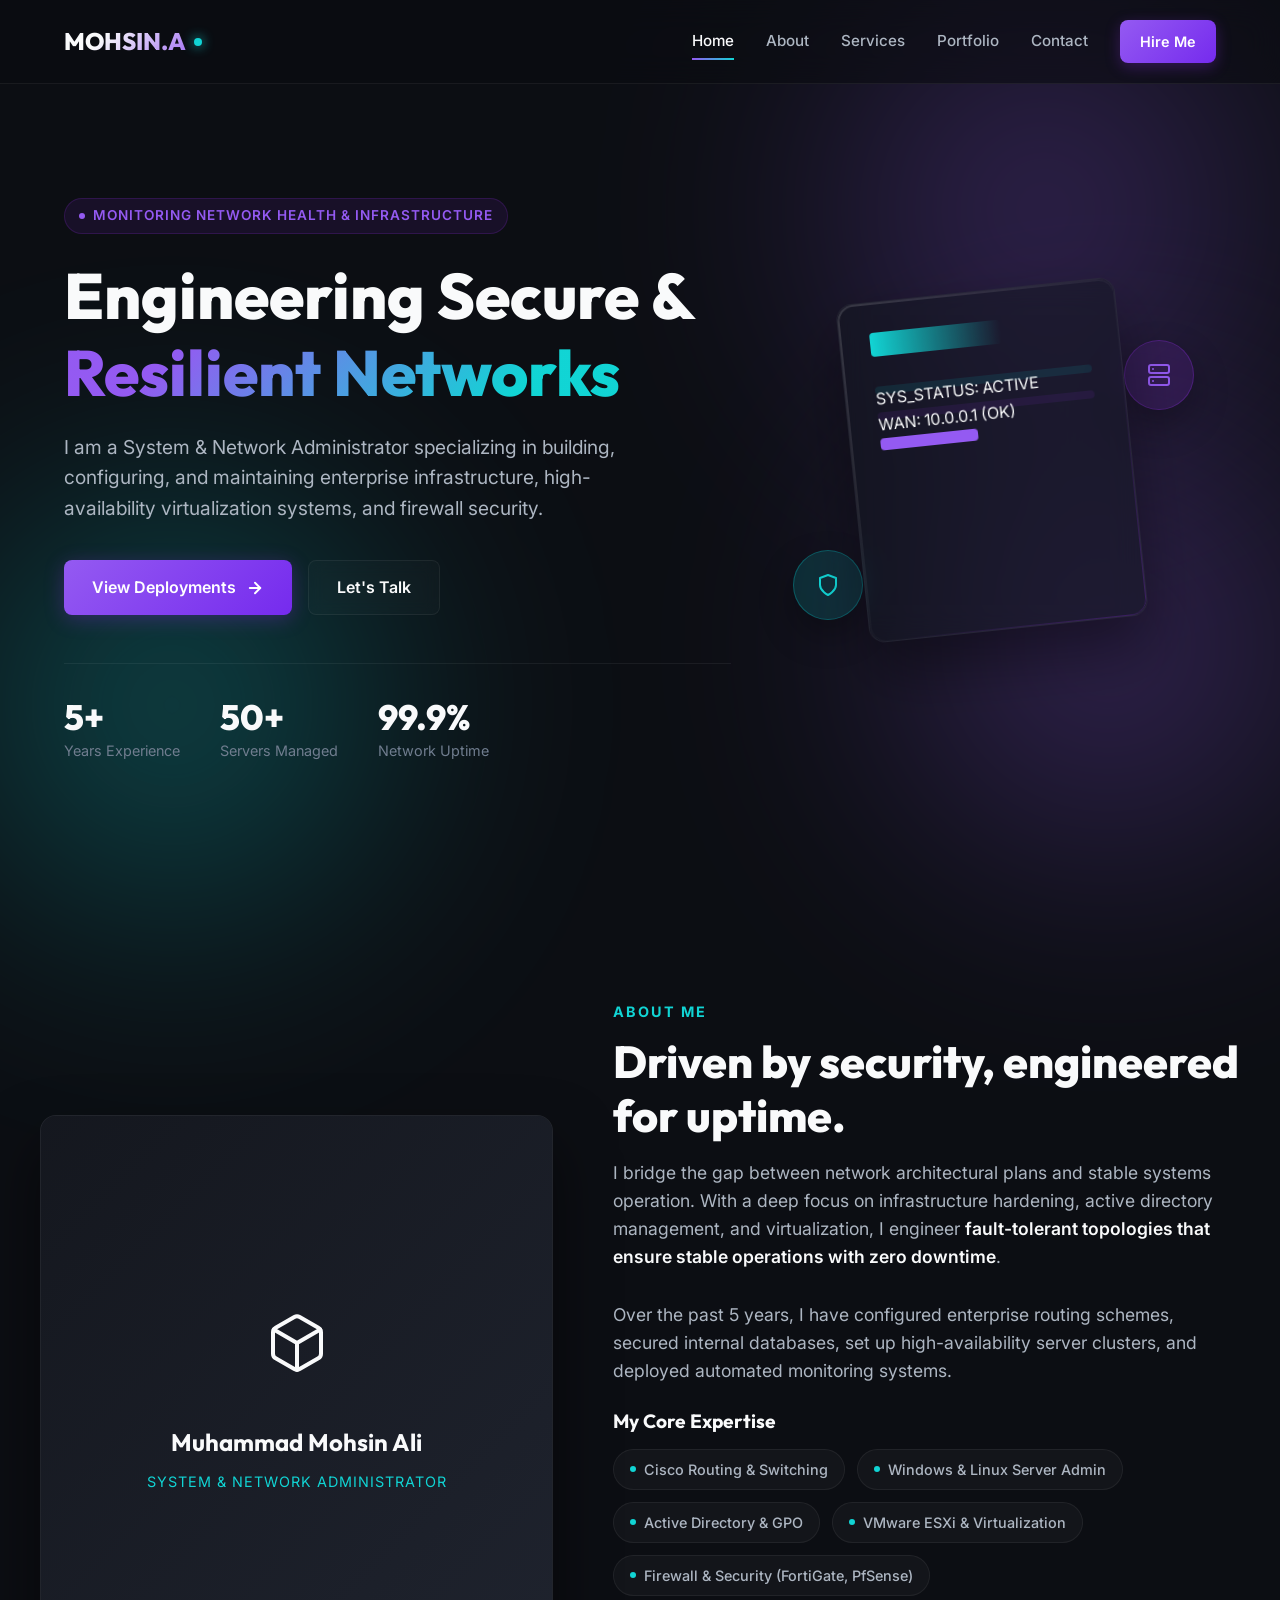
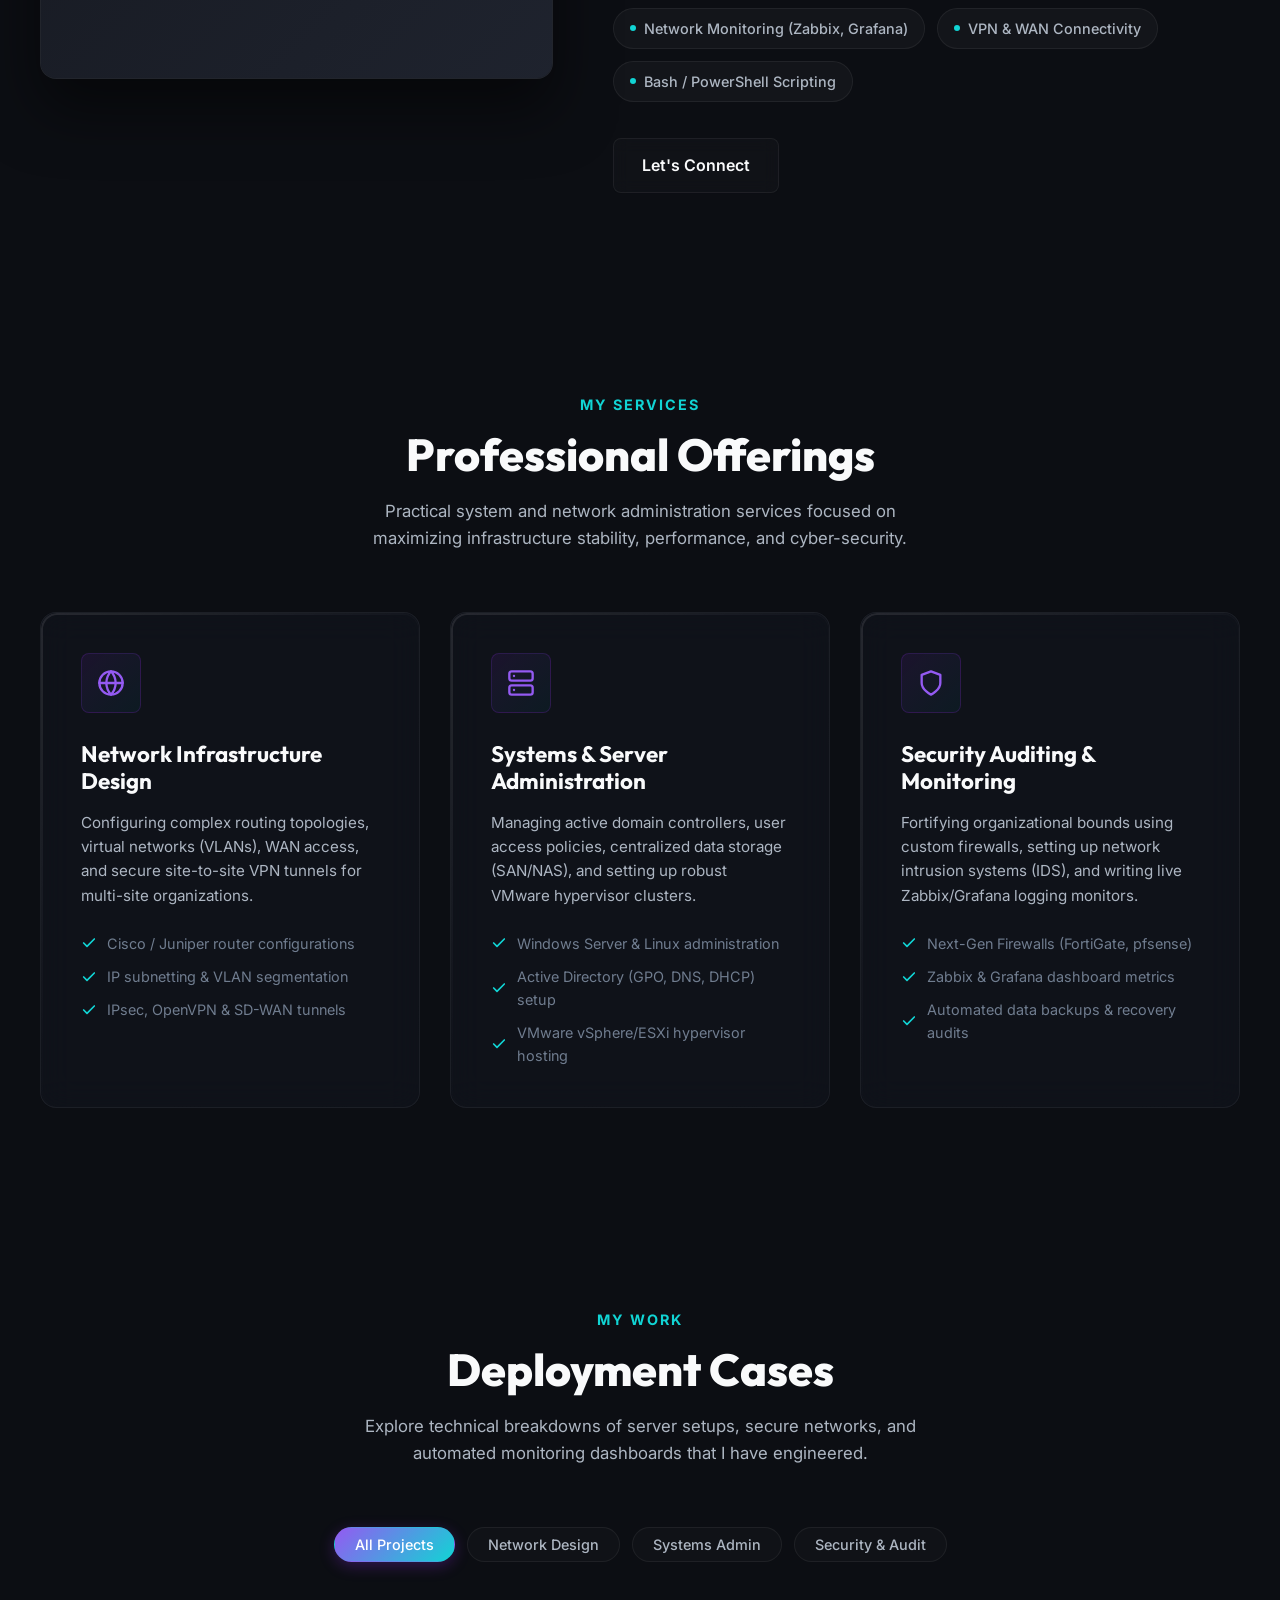
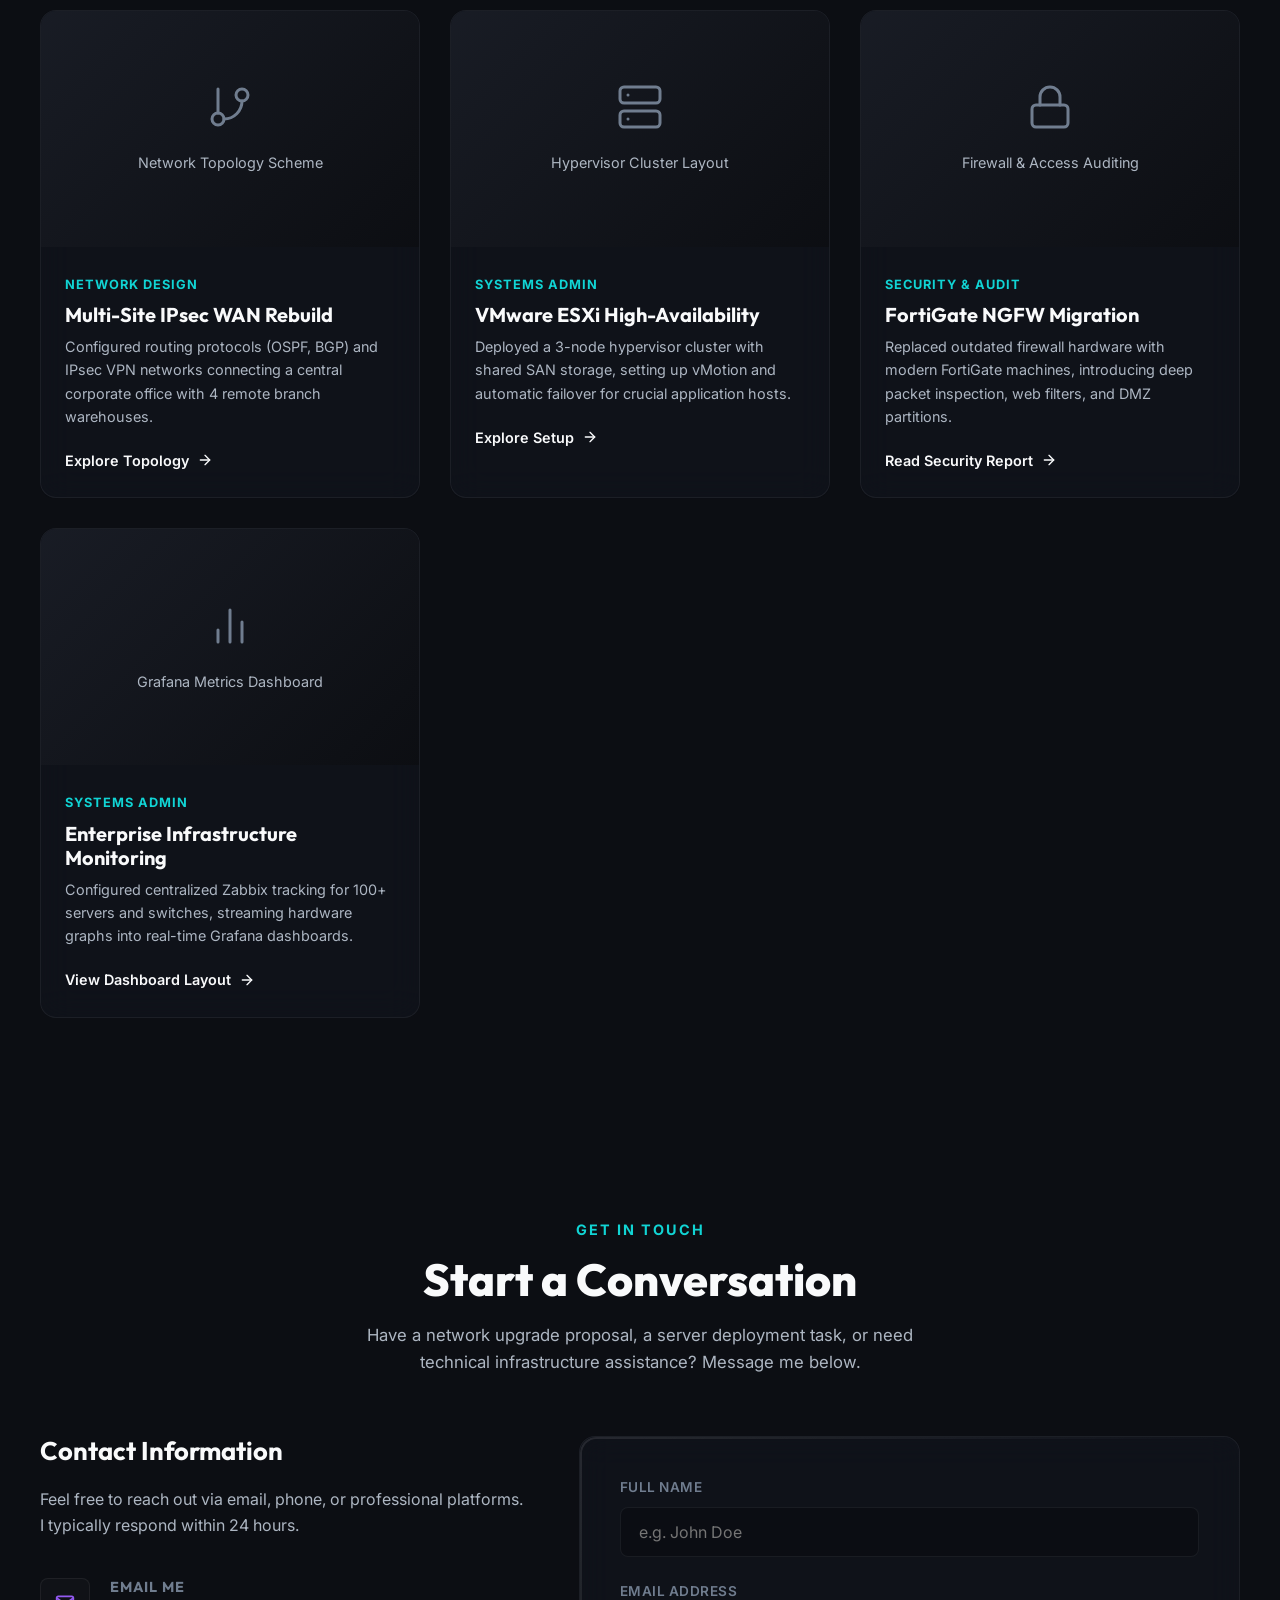
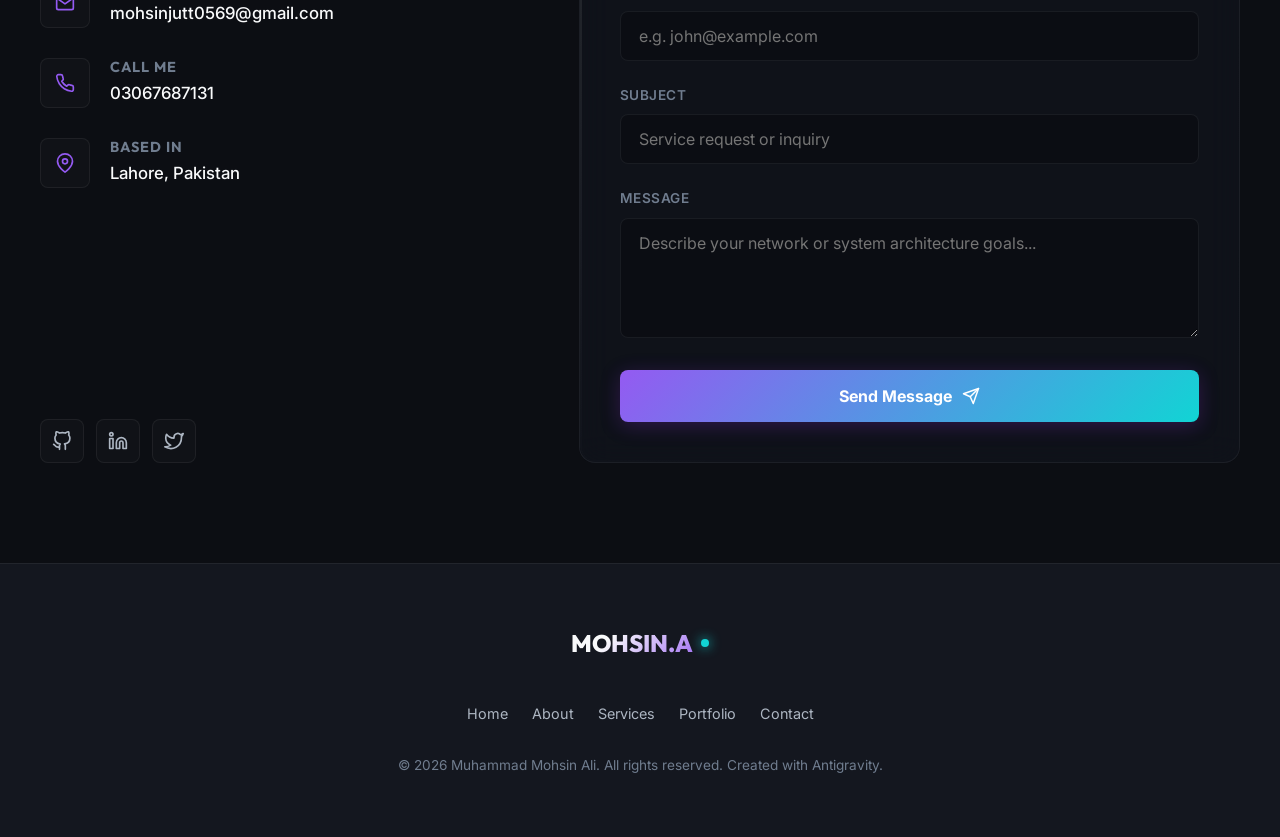
<file: index.html>
<!DOCTYPE html>
<html lang="en">
<head>
  <meta charset="UTF-8">
  <meta name="viewport" content="width=device-width, initial-scale=1.0">
  <meta name="description" content="Professional Portfolio & Services - Muhammad Mohsin Ali, System & Network Administrator. Expertise in Cisco routing, server virtualization, Active Directory, and network security.">
  <title>Muhammad Mohsin Ali | System & Network Administrator</title>
  <link rel="stylesheet" href="style.css">
</head>
<body>

  <!-- Ambient Glow Orbs -->
  <div class="bg-glow-orb orb-1"></div>
  <div class="bg-glow-orb orb-2"></div>
  <div class="bg-glow-orb orb-3"></div>

  <!-- Header Section -->
  <header id="header">
    <div class="nav-container">
      <a href="#home" class="logo" id="nav-logo">
        MOHSIN.A<span class="logo-dot"></span>
      </a>
      
      <!-- Desktop Menu -->
      <nav class="nav-menu" id="nav-menu">
        <a href="#home" class="nav-link active" id="link-home">Home</a>
        <a href="#about" class="nav-link" id="link-about">About</a>
        <a href="#services" class="nav-link" id="link-services">Services</a>
        <a href="#portfolio" class="nav-link" id="link-portfolio">Portfolio</a>
        <a href="#contact" class="nav-link" id="link-contact">Contact</a>
        <a href="#contact" class="btn-nav-cta" id="btn-header-cta">Hire Me</a>
      </nav>

      <!-- Mobile Menu Toggle Button -->
      <div class="mobile-nav-toggle" id="mobile-toggle" aria-label="Toggle Menu">
        <span></span>
        <span></span>
        <span></span>
      </div>
    </div>
  </header>

  <!-- Hero Section -->
  <section class="hero" id="home">
    <div class="hero-grid">
      <div class="hero-content">
        <div class="hero-tag">
          <span class="hero-tag-dot"></span>
          Monitoring Network Health & Infrastructure
        </div>
        <h1 class="hero-title">Engineering Secure & <br><span class="accent-gradient">Resilient Networks</span></h1>
        <p class="hero-desc">I am a System & Network Administrator specializing in building, configuring, and maintaining enterprise infrastructure, high-availability virtualization systems, and firewall security.</p>
        
        <div class="hero-actions">
          <a href="#portfolio" class="btn-primary" id="btn-hero-work">
            View Deployments
            <svg width="18" height="18" viewBox="0 0 24 24" fill="none" stroke="currentColor" stroke-width="2.5" stroke-linecap="round" stroke-linejoin="round"><line x1="5" y1="12" x2="19" y2="12"></line><polyline points="12 5 19 12 12 19"></polyline></svg>
          </a>
          <a href="#contact" class="btn-secondary" id="btn-hero-contact">Let's Talk</a>
        </div>

        <div class="hero-stats">
          <div class="stat-item">
            <h3>5+</h3>
            <p>Years Experience</p>
          </div>
          <div class="stat-item">
            <h3>50+</h3>
            <p>Servers Managed</p>
          </div>
          <div class="stat-item">
            <h3>99.9%</h3>
            <p>Network Uptime</p>
          </div>
        </div>
      </div>

      <!-- Hero Visual Graphic (Glassmorphism Concept) -->
      <div class="hero-visual">
        <div class="visual-canvas">
          <div class="glass-box">
            <div class="glass-box-item title" style="background: linear-gradient(90deg, var(--secondary), transparent);"></div>
            <div class="glass-box-item" style="background: rgba(0, 206, 209, 0.1);">SYS_STATUS: ACTIVE</div>
            <div class="glass-box-item" style="background: rgba(138, 43, 226, 0.1);">WAN: 10.0.0.1 (OK)</div>
            <div class="glass-box-item accent" style="background: var(--primary);"></div>
          </div>
          <!-- Floating Decorative Icons -->
          <div class="floating-icon fi-1">
            <svg width="24" height="24" viewBox="0 0 24 24" fill="none" stroke="currentColor" stroke-width="2" stroke-linecap="round" stroke-linejoin="round"><rect x="2" y="2" width="20" height="8" rx="2" ry="2"></rect><rect x="2" y="14" width="20" height="8" rx="2" ry="2"></rect><line x1="6" y1="6" x2="6.01" y2="6"></line><line x1="6" y1="18" x2="6.01" y2="18"></line></svg>
          </div>
          <div class="floating-icon fi-2">
            <svg width="24" height="24" viewBox="0 0 24 24" fill="none" stroke="currentColor" stroke-width="2" stroke-linecap="round" stroke-linejoin="round"><path d="M12 22s8-4 8-10V5l-8-3-8 3v7c0 6 8 10 8 10z"></path></svg>
          </div>
        </div>
      </div>
    </div>
  </section>

  <!-- About Section -->
  <section class="reveal" id="about">
    <div class="section-container">
      <div class="about-grid">
        <div class="about-img-wrapper">
          <div class="about-img-placeholder">
            <div class="about-img-placeholder-icon">
              <svg width="64" height="64" viewBox="0 0 24 24" fill="none" stroke="currentColor" stroke-width="1.5" stroke-linecap="round" stroke-linejoin="round"><path d="M21 16V8a2 2 0 0 0-1-1.73l-7-4a2 2 0 0 0-2 0l-7 4A2 2 0 0 0 3 8v8a2 2 0 0 0 1 1.73l7 4a2 2 0 0 0 2 0l7-4A2 2 0 0 0 21 16z"></path><polyline points="3.27 6.96 12 12.01 20.73 6.96"></polyline><line x1="12" y1="22.08" x2="12" y2="12"></line></svg>
            </div>
            <div class="about-img-placeholder-name">Muhammad Mohsin Ali</div>
            <div class="about-img-placeholder-title">System & Network Administrator</div>
          </div>
        </div>
        <div class="about-info">
          <span class="section-subtitle">About Me</span>
          <h2 class="section-title">Driven by security, engineered for uptime.</h2>
          <p class="about-info-text">I bridge the gap between network architectural plans and stable systems operation. With a deep focus on infrastructure hardening, active directory management, and virtualization, I engineer <span class="highlight">fault-tolerant topologies that ensure stable operations with zero downtime</span>.</p>
          <p class="about-info-text" style="margin-bottom: 24px;">Over the past 5 years, I have configured enterprise routing schemes, secured internal databases, set up high-availability server clusters, and deployed automated monitoring systems.</p>
          
          <h3 style="margin-bottom: 16px; font-size: 1.2rem; font-family: var(--font-display);">My Core Expertise</h3>
          <div class="about-skills-list">
            <span class="about-skill-tag">Cisco Routing & Switching</span>
            <span class="about-skill-tag">Windows & Linux Server Admin</span>
            <span class="about-skill-tag">Active Directory & GPO</span>
            <span class="about-skill-tag">VMware ESXi & Virtualization</span>
            <span class="about-skill-tag">Firewall & Security (FortiGate, PfSense)</span>
            <span class="about-skill-tag">Network Monitoring (Zabbix, Grafana)</span>
            <span class="about-skill-tag">VPN & WAN Connectivity</span>
            <span class="about-skill-tag">Bash / PowerShell Scripting</span>
          </div>

          <a href="#contact" class="btn-secondary" id="btn-about-contact">Let's Connect</a>
        </div>
      </div>
    </div>
  </section>

  <!-- Services Section -->
  <section class="reveal" id="services">
    <div class="section-container">
      <div class="section-header">
        <span class="section-subtitle">My Services</span>
        <h2 class="section-title">Professional Offerings</h2>
        <p class="section-desc">Practical system and network administration services focused on maximizing infrastructure stability, performance, and cyber-security.</p>
      </div>

      <div class="services-grid">
        <!-- Service Card 1 -->
        <div class="service-card">
          <div class="service-icon">
            <svg width="28" height="28" viewBox="0 0 24 24" fill="none" stroke="currentColor" stroke-width="2" stroke-linecap="round" stroke-linejoin="round"><circle cx="12" cy="12" r="10"></circle><line x1="2" y1="12" x2="22" y2="12"></line><path d="M12 2a15.3 15.3 0 0 1 4 10 15.3 15.3 0 0 1-4 10 15.3 15.3 0 0 1-4-10 15.3 15.3 0 0 1 4-10z"></path></svg>
          </div>
          <h3 class="service-title">Network Infrastructure Design</h3>
          <p class="service-desc">Configuring complex routing topologies, virtual networks (VLANs), WAN access, and secure site-to-site VPN tunnels for multi-site organizations.</p>
          <div class="service-features">
            <div class="service-feature-item">
              <svg width="16" height="16" viewBox="0 0 24 24" fill="none" stroke="currentColor" stroke-width="2.5" stroke-linecap="round" stroke-linejoin="round"><polyline points="20 6 9 17 4 12"></polyline></svg>
              Cisco / Juniper router configurations
            </div>
            <div class="service-feature-item">
              <svg width="16" height="16" viewBox="0 0 24 24" fill="none" stroke="currentColor" stroke-width="2.5" stroke-linecap="round" stroke-linejoin="round"><polyline points="20 6 9 17 4 12"></polyline></svg>
              IP subnetting & VLAN segmentation
            </div>
            <div class="service-feature-item">
              <svg width="16" height="16" viewBox="0 0 24 24" fill="none" stroke="currentColor" stroke-width="2.5" stroke-linecap="round" stroke-linejoin="round"><polyline points="20 6 9 17 4 12"></polyline></svg>
              IPsec, OpenVPN & SD-WAN tunnels
            </div>
          </div>
        </div>

        <!-- Service Card 2 -->
        <div class="service-card">
          <div class="service-icon">
            <svg width="28" height="28" viewBox="0 0 24 24" fill="none" stroke="currentColor" stroke-width="2" stroke-linecap="round" stroke-linejoin="round"><rect x="2" y="2" width="20" height="8" rx="2" ry="2"></rect><rect x="2" y="14" width="20" height="8" rx="2" ry="2"></rect><line x1="6" y1="6" x2="6.01" y2="6"></line><line x1="6" y1="18" x2="6.01" y2="18"></line></svg>
          </div>
          <h3 class="service-title">Systems & Server Administration</h3>
          <p class="service-desc">Managing active domain controllers, user access policies, centralized data storage (SAN/NAS), and setting up robust VMware hypervisor clusters.</p>
          <div class="service-features">
            <div class="service-feature-item">
              <svg width="16" height="16" viewBox="0 0 24 24" fill="none" stroke="currentColor" stroke-width="2.5" stroke-linecap="round" stroke-linejoin="round"><polyline points="20 6 9 17 4 12"></polyline></svg>
              Windows Server & Linux administration
            </div>
            <div class="service-feature-item">
              <svg width="16" height="16" viewBox="0 0 24 24" fill="none" stroke="currentColor" stroke-width="2.5" stroke-linecap="round" stroke-linejoin="round"><polyline points="20 6 9 17 4 12"></polyline></svg>
              Active Directory (GPO, DNS, DHCP) setup
            </div>
            <div class="service-feature-item">
              <svg width="16" height="16" viewBox="0 0 24 24" fill="none" stroke="currentColor" stroke-width="2.5" stroke-linecap="round" stroke-linejoin="round"><polyline points="20 6 9 17 4 12"></polyline></svg>
              VMware vSphere/ESXi hypervisor hosting
            </div>
          </div>
        </div>

        <!-- Service Card 3 -->
        <div class="service-card">
          <div class="service-icon">
            <svg width="28" height="28" viewBox="0 0 24 24" fill="none" stroke="currentColor" stroke-width="2" stroke-linecap="round" stroke-linejoin="round"><path d="M12 22s8-4 8-10V5l-8-3-8 3v7c0 6 8 10 8 10z"></path></svg>
          </div>
          <h3 class="service-title">Security Auditing & Monitoring</h3>
          <p class="service-desc">Fortifying organizational bounds using custom firewalls, setting up network intrusion systems (IDS), and writing live Zabbix/Grafana logging monitors.</p>
          <div class="service-features">
            <div class="service-feature-item">
              <svg width="16" height="16" viewBox="0 0 24 24" fill="none" stroke="currentColor" stroke-width="2.5" stroke-linecap="round" stroke-linejoin="round"><polyline points="20 6 9 17 4 12"></polyline></svg>
              Next-Gen Firewalls (FortiGate, pfsense)
            </div>
            <div class="service-feature-item">
              <svg width="16" height="16" viewBox="0 0 24 24" fill="none" stroke="currentColor" stroke-width="2.5" stroke-linecap="round" stroke-linejoin="round"><polyline points="20 6 9 17 4 12"></polyline></svg>
              Zabbix & Grafana dashboard metrics
            </div>
            <div class="service-feature-item">
              <svg width="16" height="16" viewBox="0 0 24 24" fill="none" stroke="currentColor" stroke-width="2.5" stroke-linecap="round" stroke-linejoin="round"><polyline points="20 6 9 17 4 12"></polyline></svg>
              Automated data backups & recovery audits
            </div>
          </div>
        </div>
      </div>
    </div>
  </section>

  <!-- Portfolio Section -->
  <section class="reveal" id="portfolio">
    <div class="section-container">
      <div class="section-header">
        <span class="section-subtitle">My Work</span>
        <h2 class="section-title">Deployment Cases</h2>
        <p class="section-desc">Explore technical breakdowns of server setups, secure networks, and automated monitoring dashboards that I have engineered.</p>
      </div>

      <!-- Filters -->
      <div class="portfolio-filters">
        <button class="filter-btn active" data-filter="all">All Projects</button>
        <button class="filter-btn" data-filter="network">Network Design</button>
        <button class="filter-btn" data-filter="systems">Systems Admin</button>
        <button class="filter-btn" data-filter="security">Security & Audit</button>
      </div>

      <!-- Portfolio Grid -->
      <div class="portfolio-grid">
        <!-- Project 1 (Network) -->
        <div class="portfolio-item" data-category="network">
          <div class="portfolio-media">
            <div class="portfolio-img-placeholder">
              <svg width="48" height="48" viewBox="0 0 24 24" fill="none" stroke="currentColor" stroke-width="1.5" stroke-linecap="round" stroke-linejoin="round"><line x1="6" y1="3" x2="6" y2="15"></line><circle cx="18" cy="6" r="3"></circle><circle cx="6" cy="18" r="3"></circle><path d="M18 9a9 9 0 0 1-9 9"></path></svg>
              <div style="font-size: 0.9rem; color: var(--text-secondary); margin-top: 8px;">Network Topology Scheme</div>
            </div>
          </div>
          <div class="portfolio-info">
            <span class="portfolio-tag">Network Design</span>
            <h3 class="portfolio-title">Multi-Site IPsec WAN Rebuild</h3>
            <p class="portfolio-desc">Configured routing protocols (OSPF, BGP) and IPsec VPN networks connecting a central corporate office with 4 remote branch warehouses.</p>
            <a href="#" class="portfolio-link" id="link-project-wan">
              Explore Topology
              <svg width="16" height="16" viewBox="0 0 24 24" fill="none" stroke="currentColor" stroke-width="2" stroke-linecap="round" stroke-linejoin="round"><line x1="5" y1="12" x2="19" y2="12"></line><polyline points="12 5 19 12 12 19"></polyline></svg>
            </a>
          </div>
        </div>

        <!-- Project 2 (Systems) -->
        <div class="portfolio-item" data-category="systems">
          <div class="portfolio-media">
            <div class="portfolio-img-placeholder">
              <svg width="48" height="48" viewBox="0 0 24 24" fill="none" stroke="currentColor" stroke-width="1.5" stroke-linecap="round" stroke-linejoin="round"><rect x="2" y="2" width="20" height="8" rx="2" ry="2"></rect><rect x="2" y="14" width="20" height="8" rx="2" ry="2"></rect><line x1="6" y1="6" x2="6.01" y2="6"></line><line x1="6" y1="18" x2="6.01" y2="18"></line></svg>
              <div style="font-size: 0.9rem; color: var(--text-secondary); margin-top: 8px;">Hypervisor Cluster Layout</div>
            </div>
          </div>
          <div class="portfolio-info">
            <span class="portfolio-tag">Systems Admin</span>
            <h3 class="portfolio-title">VMware ESXi High-Availability</h3>
            <p class="portfolio-desc">Deployed a 3-node hypervisor cluster with shared SAN storage, setting up vMotion and automatic failover for crucial application hosts.</p>
            <a href="#" class="portfolio-link" id="link-project-vmware">
              Explore Setup
              <svg width="16" height="16" viewBox="0 0 24 24" fill="none" stroke="currentColor" stroke-width="2" stroke-linecap="round" stroke-linejoin="round"><line x1="5" y1="12" x2="19" y2="12"></line><polyline points="12 5 19 12 12 19"></polyline></svg>
            </a>
          </div>
        </div>

        <!-- Project 3 (Security) -->
        <div class="portfolio-item" data-category="security">
          <div class="portfolio-media">
            <div class="portfolio-img-placeholder">
              <svg width="48" height="48" viewBox="0 0 24 24" fill="none" stroke="currentColor" stroke-width="1.5" stroke-linecap="round" stroke-linejoin="round"><rect x="3" y="11" width="18" height="11" rx="2" ry="2"></rect><path d="M7 11V7a5 5 0 0 1 10 0v4"></path></svg>
              <div style="font-size: 0.9rem; color: var(--text-secondary); margin-top: 8px;">Firewall & Access Auditing</div>
            </div>
          </div>
          <div class="portfolio-info">
            <span class="portfolio-tag">Security & Audit</span>
            <h3 class="portfolio-title">FortiGate NGFW Migration</h3>
            <p class="portfolio-desc">Replaced outdated firewall hardware with modern FortiGate machines, introducing deep packet inspection, web filters, and DMZ partitions.</p>
            <a href="#" class="portfolio-link" id="link-project-fortigate">
              Read Security Report
              <svg width="16" height="16" viewBox="0 0 24 24" fill="none" stroke="currentColor" stroke-width="2" stroke-linecap="round" stroke-linejoin="round"><line x1="5" y1="12" x2="19" y2="12"></line><polyline points="12 5 19 12 12 19"></polyline></svg>
            </a>
          </div>
        </div>

        <!-- Project 4 (Systems) -->
        <div class="portfolio-item" data-category="systems">
          <div class="portfolio-media">
            <div class="portfolio-img-placeholder">
              <svg width="48" height="48" viewBox="0 0 24 24" fill="none" stroke="currentColor" stroke-width="1.5" stroke-linecap="round" stroke-linejoin="round"><line x1="18" y1="20" x2="18" y2="10"></line><line x1="12" y1="20" x2="12" y2="4"></line><line x1="6" y1="20" x2="6" y2="14"></line></svg>
              <div style="font-size: 0.9rem; color: var(--text-secondary); margin-top: 8px;">Grafana Metrics Dashboard</div>
            </div>
          </div>
          <div class="portfolio-info">
            <span class="portfolio-tag">Systems Admin</span>
            <h3 class="portfolio-title">Enterprise Infrastructure Monitoring</h3>
            <p class="portfolio-desc">Configured centralized Zabbix tracking for 100+ servers and switches, streaming hardware graphs into real-time Grafana dashboards.</p>
            <a href="#" class="portfolio-link" id="link-project-zabbix">
              View Dashboard Layout
              <svg width="16" height="16" viewBox="0 0 24 24" fill="none" stroke="currentColor" stroke-width="2" stroke-linecap="round" stroke-linejoin="round"><line x1="5" y1="12" x2="19" y2="12"></line><polyline points="12 5 19 12 12 19"></polyline></svg>
            </a>
          </div>
        </div>
      </div>
    </div>
  </section>

  <!-- Contact Section -->
  <section class="reveal" id="contact">
    <div class="section-container">
      <div class="section-header">
        <span class="section-subtitle">Get In Touch</span>
        <h2 class="section-title">Start a Conversation</h2>
        <p class="section-desc">Have a network upgrade proposal, a server deployment task, or need technical infrastructure assistance? Message me below.</p>
      </div>

      <div class="contact-grid">
        <div class="contact-info">
          <div>
            <h3 style="font-size: 1.6rem; font-weight: 700; margin-bottom: 20px; font-family: var(--font-display);">Contact Information</h3>
            <p style="color: var(--text-secondary); margin-bottom: 40px;">Feel free to reach out via email, phone, or professional platforms. I typically respond within 24 hours.</p>
            
            <div class="contact-details">
              <!-- Detail Item 1 -->
              <div class="contact-card">
                <div class="contact-card-icon">
                  <svg width="20" height="20" viewBox="0 0 24 24" fill="none" stroke="currentColor" stroke-width="2" stroke-linecap="round" stroke-linejoin="round"><path d="M4 4h16c1.1 0 2 .9 2 2v12c0 1.1-.9 2-2 2H4c-1.1 0-2-.9-2-2V6c0-1.1.9-2 2-2z"></path><polyline points="22,6 12,13 2,6"></polyline></svg>
                </div>
                <div class="contact-card-info">
                  <h4>Email Me</h4>
                  <p><a href="mailto:mohsinjutt0569@gmail.com" style="color: var(--text-primary); transition: var(--transition-fast);">mohsinjutt0569@gmail.com</a></p>
                </div>
              </div>
              
              <!-- Detail Item 2 -->
              <div class="contact-card">
                <div class="contact-card-icon">
                  <svg width="20" height="20" viewBox="0 0 24 24" fill="none" stroke="currentColor" stroke-width="2" stroke-linecap="round" stroke-linejoin="round"><path d="M22 16.92v3a2 2 0 0 1-2.18 2 19.79 19.79 0 0 1-8.63-3.07 19.5 19.5 0 0 1-6-6 19.79 19.79 0 0 1-3.07-8.67A2 2 0 0 1 4.11 2h3a2 2 0 0 1 2 1.72 12.84 12.84 0 0 0 .7 2.81 2 2 0 0 1-.45 2.11L8.09 9.91a16 16 0 0 0 6 6l1.27-1.27a2 2 0 0 1 2.11-.45 12.84 12.84 0 0 0 2.81.7A2 2 0 0 1 22 16.92z"></path></svg>
                </div>
                <div class="contact-card-info">
                  <h4>Call Me</h4>
                  <p><a href="tel:03067687131" style="color: var(--text-primary); transition: var(--transition-fast);">03067687131</a></p>
                </div>
              </div>

              <!-- Detail Item 3 -->
              <div class="contact-card">
                <div class="contact-card-icon">
                  <svg width="20" height="20" viewBox="0 0 24 24" fill="none" stroke="currentColor" stroke-width="2" stroke-linecap="round" stroke-linejoin="round"><path d="M21 10c0 7-9 13-9 13s-9-6-9-13a9 9 0 0 1 18 0z"></path><circle cx="12" cy="10" r="3"></circle></svg>
                </div>
                <div class="contact-card-info">
                  <h4>Based In</h4>
                  <p>Lahore, Pakistan</p>
                </div>
              </div>
            </div>
          </div>

          <div class="social-links">
            <a href="#" class="social-btn" aria-label="GitHub" id="social-github">
              <svg width="20" height="20" viewBox="0 0 24 24" fill="none" stroke="currentColor" stroke-width="2" stroke-linecap="round" stroke-linejoin="round"><path d="M9 19c-5 1.5-5-2.5-7-3m14 6v-3.87a3.37 3.37 0 0 0-.94-2.61c3.14-.35 6.44-1.54 6.44-7A5.44 5.44 0 0 0 20 4.77 5.07 5.07 0 0 0 19.91 1S18.73.65 16 2.48a13.38 13.38 0 0 0-7 0C6.27.65 5.09 1 5.09 1A5.07 5.07 0 0 0 5 4.77a5.44 5.44 0 0 0-1.5 3.78c0 5.42 3.3 6.61 6.44 7A3.37 3.37 0 0 0 9 18.13V22"></path></svg>
            </a>
            <a href="#" class="social-btn" aria-label="LinkedIn" id="social-linkedin">
              <svg width="20" height="20" viewBox="0 0 24 24" fill="none" stroke="currentColor" stroke-width="2" stroke-linecap="round" stroke-linejoin="round"><path d="M16 8a6 6 0 0 1 6 6v7h-4v-7a2 2 0 0 0-2-2 2 2 0 0 0-2 2v7h-4v-7a6 6 0 0 1 6-6z"></path><rect x="2" y="9" width="4" height="12"></rect><circle cx="4" cy="4" r="2"></circle></svg>
            </a>
            <a href="#" class="social-btn" aria-label="Twitter" id="social-twitter">
              <svg width="20" height="20" viewBox="0 0 24 24" fill="none" stroke="currentColor" stroke-width="2" stroke-linecap="round" stroke-linejoin="round"><path d="M23 3a10.9 10.9 0 0 1-3.14 1.53 4.48 4.48 0 0 0-7.86 3v1A10.66 10.66 0 0 1 3 4s-4 9 5 13a11.64 11.64 0 0 1-7 2c9 5 20 0 20-11.5a4.5 4.5 0 0 0-.08-.83A7.72 7.72 0 0 0 23 3z"></path></svg>
            </a>
          </div>
        </div>

        <div class="contact-form-container">
          <form id="contact-form">
            <div class="form-group">
              <label for="form-name" class="form-label">Full Name</label>
              <input type="text" id="form-name" class="form-control" placeholder="e.g. John Doe" required>
            </div>
            
            <div class="form-group">
              <label for="form-email" class="form-label">Email Address</label>
              <input type="email" id="form-email" class="form-control" placeholder="e.g. john@example.com" required>
            </div>
            
            <div class="form-group">
              <label for="form-subject" class="form-label">Subject</label>
              <input type="text" id="form-subject" class="form-control" placeholder="Service request or inquiry" required>
            </div>
            
            <div class="form-group">
              <label for="form-message" class="form-label">Message</label>
              <textarea id="form-message" class="form-control" placeholder="Describe your network or system architecture goals..." required></textarea>
            </div>

            <button type="submit" class="btn-form-submit" id="btn-submit-form">
              Send Message
              <svg width="18" height="18" viewBox="0 0 24 24" fill="none" stroke="currentColor" stroke-width="2" stroke-linecap="round" stroke-linejoin="round"><line x1="22" y1="2" x2="11" y2="13"></line><polygon points="22 2 15 22 11 13 2 9 22 2"></polygon></svg>
            </button>
            
            <div class="form-feedback" id="form-feedback-msg"></div>
          </form>
        </div>
      </div>
    </div>
  </section>

  <!-- Footer Section -->
  <footer>
    <div class="footer-container">
      <a href="#home" class="logo" style="margin-bottom: 10px;">
        MOHSIN.A<span class="logo-dot"></span>
      </a>
      <div class="footer-nav">
        <a href="#home" class="footer-nav-link">Home</a>
        <a href="#about" class="footer-nav-link">About</a>
        <a href="#services" class="footer-nav-link">Services</a>
        <a href="#portfolio" class="footer-nav-link">Portfolio</a>
        <a href="#contact" class="footer-nav-link">Contact</a>
      </div>
      <div class="footer-copyright">
        &copy; 2026 Muhammad Mohsin Ali. All rights reserved. Created with Antigravity.
      </div>
    </div>
  </footer>

  <script src="script.js"></script>
</body>
</html>
</file>
<file: style.css>
/* Import Modern Typography from Google Fonts */
@import url('https://fonts.googleapis.com/css2?family=Inter:wght@300;400;500;600;700&family=Outfit:wght@300;400;500;600;700;800&display=swap');

/* Design System / Root Variables */
:root {
  --bg-primary: hsl(222, 24%, 6%);
  --bg-secondary: hsl(223, 20%, 10%);
  --bg-card: rgba(18, 22, 33, 0.5);
  --border-color: rgba(255, 255, 255, 0.06);
  --border-hover: rgba(255, 255, 255, 0.12);
  
  --primary: hsl(263, 85%, 65%); /* Electric Violet */
  --secondary: hsl(180, 85%, 45%); /* Neon Teal */
  --primary-glow: rgba(138, 43, 226, 0.15);
  --secondary-glow: rgba(0, 206, 209, 0.12);
  
  --text-primary: hsl(210, 20%, 98%);
  --text-secondary: hsl(215, 15%, 72%);
  --text-muted: hsl(215, 12%, 50%);
  
  --font-primary: 'Inter', sans-serif;
  --font-display: 'Outfit', sans-serif;
  
  --transition-fast: 0.2s cubic-bezier(0.4, 0, 0.2, 1);
  --transition-normal: 0.4s cubic-bezier(0.4, 0, 0.2, 1);
  --transition-slow: 0.6s cubic-bezier(0.4, 0, 0.2, 1);
  
  --radius-sm: 8px;
  --radius-md: 16px;
  --radius-lg: 24px;
  
  --max-width: 1200px;
}

/* Reset & Base Styles */
*, *::before, *::after {
  box-sizing: border-box;
  margin: 0;
  padding: 0;
}

html {
  scroll-behavior: smooth;
  scroll-padding-top: 80px; /* Offset for sticky header */
}

body {
  background-color: var(--bg-primary);
  color: var(--text-primary);
  font-family: var(--font-primary);
  line-height: 1.6;
  overflow-x: hidden;
  -webkit-font-smoothing: antialiased;
}

/* Custom Scrollbar */
::-webkit-scrollbar {
  width: 10px;
}
::-webkit-scrollbar-track {
  background: var(--bg-primary);
}
::-webkit-scrollbar-thumb {
  background: var(--bg-secondary);
  border: 2px solid var(--bg-primary);
  border-radius: 10px;
}
::-webkit-scrollbar-thumb:hover {
  background: var(--primary);
}

/* Custom Selection */
::selection {
  background: var(--primary);
  color: #fff;
}

/* Headings */
h1, h2, h3, h4 {
  font-family: var(--font-display);
  font-weight: 700;
  line-height: 1.2;
}

a {
  text-decoration: none;
  color: inherit;
  transition: var(--transition-fast);
}

ul {
  list-style: none;
}

button, input, textarea {
  font-family: inherit;
  color: inherit;
  background: none;
  border: none;
  outline: none;
}

/* Decorative Background Glow Orbs */
.bg-glow-orb {
  position: absolute;
  width: 50vw;
  height: 50vw;
  max-width: 600px;
  max-height: 600px;
  border-radius: 50%;
  pointer-events: none;
  z-index: -1;
  filter: blur(120px);
  opacity: 0.4;
  animation: pulse-glow 10s ease-in-out infinite alternate;
}

.orb-1 {
  background: radial-gradient(circle, var(--primary) 0%, transparent 70%);
  top: -10%;
  right: -5%;
}

.orb-2 {
  background: radial-gradient(circle, var(--secondary) 0%, transparent 70%);
  top: 45%;
  left: -10%;
  animation-delay: -5s;
}

.orb-3 {
  background: radial-gradient(circle, var(--primary) 0%, transparent 70%);
  bottom: -5%;
  right: -10%;
  animation-delay: -3s;
}

@keyframes pulse-glow {
  0% {
    transform: translate(0, 0) scale(1);
    opacity: 0.35;
  }
  100% {
    transform: translate(4%, 6%) scale(1.15);
    opacity: 0.5;
  }
}

/* Header & Navigation */
header {
  position: fixed;
  top: 0;
  left: 0;
  width: 100%;
  z-index: 100;
  border-bottom: 1px solid var(--border-color);
  background: rgba(10, 12, 18, 0.6);
  backdrop-filter: blur(16px);
  -webkit-backdrop-filter: blur(16px);
  transition: var(--transition-normal);
}

header.scrolled {
  background: rgba(8, 10, 15, 0.85);
  box-shadow: 0 10px 30px rgba(0, 0, 0, 0.3);
  padding: 5px 0;
}

.nav-container {
  display: flex;
  justify-content: space-between;
  align-items: center;
  max-width: var(--max-width);
  margin: 0 auto;
  padding: 20px 24px;
}

.logo {
  font-family: var(--font-display);
  font-weight: 800;
  font-size: 1.5rem;
  background: linear-gradient(135deg, var(--text-primary) 30%, var(--primary) 100%);
  -webkit-background-clip: text;
  -webkit-text-fill-color: transparent;
  display: flex;
  align-items: center;
  gap: 8px;
}

.logo-dot {
  width: 8px;
  height: 8px;
  background-color: var(--secondary);
  border-radius: 50%;
  box-shadow: 0 0 12px var(--secondary);
  display: inline-block;
}

.nav-menu {
  display: flex;
  gap: 32px;
  align-items: center;
}

.nav-link {
  font-size: 0.95rem;
  font-weight: 500;
  color: var(--text-secondary);
  position: relative;
  padding: 6px 0;
}

.nav-link::after {
  content: '';
  position: absolute;
  bottom: 0;
  left: 0;
  width: 0;
  height: 2px;
  background: linear-gradient(90deg, var(--primary), var(--secondary));
  transition: var(--transition-fast);
}

.nav-link:hover, .nav-link.active {
  color: var(--text-primary);
}

.nav-link:hover::after, .nav-link.active::after {
  width: 100%;
}

.btn-nav-cta {
  background: linear-gradient(135deg, var(--primary) 0%, hsl(263, 85%, 55%) 100%);
  color: #fff;
  font-weight: 600;
  font-size: 0.9rem;
  padding: 10px 20px;
  border-radius: var(--radius-sm);
  box-shadow: 0 4px 15px rgba(138, 43, 226, 0.3);
  transition: var(--transition-fast);
}

.btn-nav-cta:hover {
  transform: translateY(-2px);
  box-shadow: 0 6px 20px rgba(138, 43, 226, 0.5);
}

/* Mobile Nav Toggle */
.mobile-nav-toggle {
  display: none;
  flex-direction: column;
  justify-content: space-between;
  width: 24px;
  height: 18px;
  cursor: pointer;
}

.mobile-nav-toggle span {
  width: 100%;
  height: 2px;
  background-color: var(--text-primary);
  border-radius: 2px;
  transition: var(--transition-fast);
}

/* Hero Section */
.hero {
  position: relative;
  min-height: 100vh;
  display: flex;
  align-items: center;
  padding: 140px 24px 80px 24px;
  max-width: var(--max-width);
  margin: 0 auto;
}

.hero-grid {
  display: grid;
  grid-template-columns: 1.2fr 0.8fr;
  gap: 40px;
  align-items: center;
  width: 100%;
}

.hero-tag {
  display: inline-flex;
  align-items: center;
  gap: 8px;
  padding: 6px 14px;
  background: rgba(138, 43, 226, 0.1);
  border: 1px solid rgba(138, 43, 226, 0.2);
  border-radius: 30px;
  color: var(--primary);
  font-size: 0.85rem;
  font-weight: 600;
  margin-bottom: 24px;
  text-transform: uppercase;
  letter-spacing: 1px;
}

.hero-tag-dot {
  width: 6px;
  height: 6px;
  background-color: var(--primary);
  border-radius: 50%;
  animation: pulse-glow-dot 1.5s infinite alternate;
}

@keyframes pulse-glow-dot {
  0% { opacity: 0.4; }
  100% { opacity: 1; box-shadow: 0 0 8px var(--primary); }
}

.hero-title {
  font-size: clamp(2.5rem, 5vw, 4.5rem);
  font-weight: 800;
  margin-bottom: 20px;
  color: var(--text-primary);
}

.hero-title span.accent-gradient {
  background: linear-gradient(135deg, var(--primary) 20%, var(--secondary) 80%);
  -webkit-background-clip: text;
  -webkit-text-fill-color: transparent;
}

.hero-desc {
  font-size: 1.2rem;
  color: var(--text-secondary);
  margin-bottom: 36px;
  max-width: 600px;
}

.hero-actions {
  display: flex;
  gap: 16px;
  margin-bottom: 48px;
  flex-wrap: wrap;
}

.btn-primary {
  background: linear-gradient(135deg, var(--primary) 0%, hsl(263, 85%, 55%) 100%);
  color: #fff;
  font-weight: 600;
  padding: 14px 28px;
  border-radius: var(--radius-sm);
  box-shadow: 0 4px 20px rgba(138, 43, 226, 0.3);
  display: inline-flex;
  align-items: center;
  gap: 10px;
  transition: var(--transition-fast);
}

.btn-primary:hover {
  transform: translateY(-3px);
  box-shadow: 0 8px 25px rgba(138, 43, 226, 0.5);
}

.btn-secondary {
  border: 1px solid var(--border-color);
  background: rgba(255, 255, 255, 0.02);
  backdrop-filter: blur(8px);
  color: var(--text-primary);
  font-weight: 600;
  padding: 14px 28px;
  border-radius: var(--radius-sm);
  display: inline-flex;
  align-items: center;
  gap: 10px;
  transition: var(--transition-fast);
}

.btn-secondary:hover {
  background: rgba(255, 255, 255, 0.06);
  border-color: var(--border-hover);
  transform: translateY(-3px);
}

/* Stats/Tags in Hero */
.hero-stats {
  display: flex;
  gap: 40px;
  border-top: 1px solid var(--border-color);
  padding-top: 32px;
}

.stat-item h3 {
  font-size: 2.2rem;
  font-weight: 800;
  color: var(--text-primary);
}

.stat-item p {
  font-size: 0.9rem;
  color: var(--text-muted);
}

/* Hero Visual Graphic (Glass Card Showcase) */
.hero-visual {
  position: relative;
  display: flex;
  justify-content: center;
  align-items: center;
}

.visual-canvas {
  position: relative;
  width: 100%;
  height: 400px;
  display: flex;
  justify-content: center;
  align-items: center;
}

.glass-box {
  width: 280px;
  height: 340px;
  background: var(--bg-card);
  border: 1px solid var(--border-color);
  backdrop-filter: blur(16px);
  -webkit-backdrop-filter: blur(16px);
  border-radius: var(--radius-md);
  padding: 30px;
  position: absolute;
  z-index: 2;
  box-shadow: 0 30px 60px rgba(0,0,0,0.4);
  transform: rotate(-6deg) translateY(-20px);
  transition: var(--transition-slow);
}

.glass-box:hover {
  transform: rotate(0deg) translateY(-30px);
  border-color: var(--border-hover);
}

.glass-box::before {
  content: '';
  position: absolute;
  inset: 0;
  border-radius: var(--radius-md);
  padding: 1.5px;
  background: linear-gradient(135deg, rgba(255,255,255,0.15), rgba(255,255,255,0.01) 60%, rgba(138,43,226,0.3) 100%);
  -webkit-mask: linear-gradient(#fff 0 0) content-box, linear-gradient(#fff 0 0);
  -webkit-mask-composite: xor;
          mask-composite: exclude;
  pointer-events: none;
}

.glass-box-item {
  width: 100%;
  height: 8px;
  background: rgba(255, 255, 255, 0.05);
  border-radius: 4px;
  margin-bottom: 18px;
}

.glass-box-item.title {
  width: 60%;
  height: 24px;
  background: linear-gradient(90deg, var(--primary), transparent);
  border-radius: 4px;
  margin-bottom: 30px;
}

.glass-box-item.accent {
  width: 45%;
  height: 12px;
  background: var(--secondary);
  border-radius: 4px;
}

.floating-icon {
  position: absolute;
  width: 70px;
  height: 70px;
  border-radius: 50%;
  display: flex;
  justify-content: center;
  align-items: center;
  box-shadow: 0 15px 35px rgba(0,0,0,0.3);
  font-size: 1.5rem;
  transition: var(--transition-normal);
}

.floating-icon.fi-1 {
  background: rgba(138, 43, 226, 0.15);
  border: 1px solid rgba(138, 43, 226, 0.3);
  top: 15%;
  right: 5%;
  color: var(--primary);
  animation: float-slow 6s ease-in-out infinite alternate;
}

.floating-icon.fi-2 {
  background: rgba(0, 206, 209, 0.15);
  border: 1px solid rgba(0, 206, 209, 0.3);
  bottom: 15%;
  left: 5%;
  color: var(--secondary);
  animation: float-slow 6s ease-in-out infinite alternate-reverse;
}

@keyframes float-slow {
  0% { transform: translateY(0px) rotate(0deg); }
  100% { transform: translateY(-20px) rotate(15deg); }
}

/* Sections General */
section {
  padding: 100px 24px;
  position: relative;
}

.section-container {
  max-width: var(--max-width);
  margin: 0 auto;
}

.section-header {
  text-align: center;
  max-width: 600px;
  margin: 0 auto 60px auto;
}

.section-subtitle {
  font-family: var(--font-primary);
  font-size: 0.9rem;
  font-weight: 700;
  text-transform: uppercase;
  color: var(--secondary);
  letter-spacing: 2px;
  margin-bottom: 12px;
  display: block;
}

.section-title {
  font-size: clamp(2rem, 3.5vw, 2.8rem);
  font-weight: 800;
  margin-bottom: 16px;
}

.section-desc {
  font-size: 1.05rem;
  color: var(--text-secondary);
}

/* About Section */
.about-grid {
  display: grid;
  grid-template-columns: 0.9fr 1.1fr;
  gap: 60px;
  align-items: center;
}

.about-img-wrapper {
  position: relative;
  border-radius: var(--radius-md);
  overflow: hidden;
  box-shadow: 0 30px 60px rgba(0,0,0,0.5);
  border: 1px solid var(--border-color);
  aspect-ratio: 1/1.1;
  background-color: var(--bg-secondary);
  display: flex;
  justify-content: center;
  align-items: center;
}

.about-img-placeholder {
  width: 100%;
  height: 100%;
  background: linear-gradient(135deg, var(--bg-secondary) 0%, hsl(223, 20%, 15%) 100%);
  display: flex;
  flex-direction: column;
  justify-content: center;
  align-items: center;
  padding: 40px;
  text-align: center;
}

.about-img-placeholder-icon {
  font-size: 4rem;
  background: linear-gradient(135deg, var(--primary) 0%, var(--secondary) 100%);
  -webkit-background-clip: text;
  -webkit-text-fill-color: transparent;
  margin-bottom: 20px;
}

.about-img-placeholder-name {
  font-family: var(--font-display);
  font-weight: 700;
  font-size: 1.5rem;
  margin-bottom: 8px;
}

.about-img-placeholder-title {
  font-size: 0.9rem;
  color: var(--secondary);
  text-transform: uppercase;
  letter-spacing: 1px;
}

.about-info-text {
  font-size: 1.1rem;
  color: var(--text-secondary);
  margin-bottom: 30px;
}

.about-info-text span.highlight {
  color: var(--text-primary);
  font-weight: 600;
}

.about-skills-list {
  display: flex;
  flex-wrap: wrap;
  gap: 12px;
  margin-bottom: 36px;
}

.about-skill-tag {
  background: rgba(255, 255, 255, 0.03);
  border: 1px solid var(--border-color);
  border-radius: 50px;
  padding: 8px 16px;
  font-size: 0.9rem;
  font-weight: 500;
  color: var(--text-secondary);
  display: flex;
  align-items: center;
  gap: 8px;
  transition: var(--transition-fast);
}

.about-skill-tag:hover {
  background: rgba(255, 255, 255, 0.08);
  border-color: var(--border-hover);
  color: var(--text-primary);
  transform: translateY(-2px);
}

.about-skill-tag::before {
  content: '';
  width: 6px;
  height: 6px;
  background-color: var(--secondary);
  border-radius: 50%;
}

/* Services Section */
.services-grid {
  display: grid;
  grid-template-columns: repeat(auto-fit, minmax(320px, 1fr));
  gap: 30px;
}

.service-card {
  background: var(--bg-card);
  border: 1px solid var(--border-color);
  border-radius: var(--radius-md);
  padding: 40px;
  backdrop-filter: blur(16px);
  -webkit-backdrop-filter: blur(16px);
  transition: var(--transition-normal);
  position: relative;
  overflow: hidden;
}

.service-card::before {
  content: '';
  position: absolute;
  inset: 0;
  border-radius: var(--radius-md);
  padding: 1.5px;
  background: linear-gradient(135deg, rgba(255,255,255,0.1), rgba(255,255,255,0.01) 50%, transparent 100%);
  -webkit-mask: linear-gradient(#fff 0 0) content-box, linear-gradient(#fff 0 0);
  -webkit-mask-composite: xor;
          mask-composite: exclude;
  pointer-events: none;
}

.service-card:hover {
  transform: translateY(-8px);
  border-color: var(--border-hover);
  box-shadow: 0 20px 40px rgba(0,0,0,0.3);
  background: rgba(22, 27, 40, 0.6);
}

.service-icon {
  width: 60px;
  height: 60px;
  border-radius: var(--radius-sm);
  background: linear-gradient(135deg, rgba(138, 43, 226, 0.1) 0%, rgba(0, 206, 209, 0.05) 100%);
  border: 1px solid rgba(138, 43, 226, 0.2);
  display: flex;
  justify-content: center;
  align-items: center;
  font-size: 1.8rem;
  margin-bottom: 28px;
  color: var(--primary);
  transition: var(--transition-fast);
}

.service-card:hover .service-icon {
  background: linear-gradient(135deg, var(--primary) 0%, var(--secondary) 100%);
  color: #fff;
  border-color: transparent;
  transform: scale(1.1) rotate(5deg);
  box-shadow: 0 8px 20px rgba(138, 43, 226, 0.3);
}

.service-title {
  font-size: 1.4rem;
  font-weight: 700;
  margin-bottom: 16px;
}

.service-desc {
  font-size: 0.95rem;
  color: var(--text-secondary);
  margin-bottom: 24px;
}

.service-features {
  display: flex;
  flex-direction: column;
  gap: 10px;
}

.service-feature-item {
  display: flex;
  align-items: center;
  gap: 10px;
  font-size: 0.9rem;
  color: var(--text-muted);
}

.service-feature-item svg {
  color: var(--secondary);
  flex-shrink: 0;
}

/* Portfolio Section */
.portfolio-filters {
  display: flex;
  justify-content: center;
  gap: 12px;
  margin-bottom: 48px;
  flex-wrap: wrap;
}

.filter-btn {
  background: rgba(255, 255, 255, 0.02);
  border: 1px solid var(--border-color);
  color: var(--text-secondary);
  padding: 8px 20px;
  border-radius: 50px;
  font-size: 0.9rem;
  font-weight: 500;
  cursor: pointer;
  transition: var(--transition-fast);
}

.filter-btn:hover {
  background: rgba(255, 255, 255, 0.06);
  border-color: var(--border-hover);
  color: var(--text-primary);
}

.filter-btn.active {
  background: linear-gradient(135deg, var(--primary) 0%, var(--secondary) 100%);
  border-color: transparent;
  color: #fff;
  box-shadow: 0 4px 15px rgba(138, 43, 226, 0.3);
}

.portfolio-grid {
  display: grid;
  grid-template-columns: repeat(auto-fill, minmax(340px, 1fr));
  gap: 30px;
}

.portfolio-item {
  background: var(--bg-card);
  border: 1px solid var(--border-color);
  border-radius: var(--radius-md);
  overflow: hidden;
  backdrop-filter: blur(16px);
  -webkit-backdrop-filter: blur(16px);
  transition: var(--transition-normal);
  opacity: 1;
  transform: scale(1);
}

.portfolio-item.hidden {
  display: none;
}

.portfolio-item:hover {
  transform: translateY(-6px);
  border-color: var(--border-hover);
  box-shadow: 0 20px 40px rgba(0,0,0,0.3);
}

.portfolio-media {
  position: relative;
  width: 100%;
  aspect-ratio: 16/10;
  background-color: var(--bg-secondary);
  overflow: hidden;
}

.portfolio-img-placeholder {
  width: 100%;
  height: 100%;
  background: linear-gradient(135deg, hsl(223, 20%, 12%) 0%, hsl(223, 20%, 6%) 100%);
  display: flex;
  flex-direction: column;
  justify-content: center;
  align-items: center;
  position: relative;
}

.portfolio-img-placeholder svg {
  color: var(--text-muted);
  width: 48px;
  height: 48px;
  margin-bottom: 12px;
  transition: var(--transition-normal);
}

.portfolio-item:hover .portfolio-img-placeholder svg {
  transform: scale(1.1);
  color: var(--primary);
}

.portfolio-info {
  padding: 24px;
}

.portfolio-tag {
  font-size: 0.8rem;
  font-weight: 700;
  color: var(--secondary);
  text-transform: uppercase;
  letter-spacing: 1px;
  margin-bottom: 8px;
  display: inline-block;
}

.portfolio-title {
  font-size: 1.25rem;
  font-weight: 700;
  margin-bottom: 8px;
}

.portfolio-desc {
  font-size: 0.9rem;
  color: var(--text-secondary);
  margin-bottom: 20px;
}

.portfolio-link {
  font-size: 0.9rem;
  font-weight: 600;
  color: var(--text-primary);
  display: inline-flex;
  align-items: center;
  gap: 8px;
  position: relative;
}

.portfolio-link svg {
  transition: var(--transition-fast);
}

.portfolio-link:hover svg {
  transform: translateX(4px);
}

/* Contact Section */
.contact-grid {
  display: grid;
  grid-template-columns: 0.85fr 1.15fr;
  gap: 50px;
}

.contact-info {
  display: flex;
  flex-direction: column;
  justify-content: space-between;
}

.contact-details {
  display: flex;
  flex-direction: column;
  gap: 30px;
  margin-bottom: 40px;
}

.contact-card {
  display: flex;
  gap: 20px;
  align-items: center;
}

.contact-card-icon {
  width: 50px;
  height: 50px;
  border-radius: var(--radius-sm);
  background: rgba(255,255,255,0.02);
  border: 1px solid var(--border-color);
  display: flex;
  justify-content: center;
  align-items: center;
  color: var(--primary);
  font-size: 1.25rem;
  flex-shrink: 0;
}

.contact-card:hover .contact-card-icon {
  border-color: var(--primary);
  box-shadow: 0 0 10px rgba(138,43,226,0.2);
  color: var(--secondary);
}

.contact-card-info h4 {
  font-size: 0.9rem;
  color: var(--text-muted);
  text-transform: uppercase;
  letter-spacing: 1px;
  margin-bottom: 4px;
}

.contact-card-info p {
  font-size: 1.05rem;
  font-weight: 500;
}

.social-links {
  display: flex;
  gap: 12px;
}

.social-btn {
  width: 44px;
  height: 44px;
  border-radius: var(--radius-sm);
  background: rgba(255,255,255,0.02);
  border: 1px solid var(--border-color);
  display: flex;
  justify-content: center;
  align-items: center;
  color: var(--text-secondary);
  font-size: 1.2rem;
  transition: var(--transition-fast);
}

.social-btn:hover {
  background: rgba(255, 255, 255, 0.05);
  border-color: var(--border-hover);
  color: var(--text-primary);
  transform: translateY(-3px);
}

/* Glassmorphic Contact Form */
.contact-form-container {
  background: var(--bg-card);
  border: 1px solid var(--border-color);
  border-radius: var(--radius-md);
  padding: 40px;
  backdrop-filter: blur(16px);
  -webkit-backdrop-filter: blur(16px);
  position: relative;
}

.contact-form-container::before {
  content: '';
  position: absolute;
  inset: 0;
  border-radius: var(--radius-md);
  padding: 1.5px;
  background: linear-gradient(135deg, rgba(255,255,255,0.1), rgba(255,255,255,0.01) 50%, transparent 100%);
  -webkit-mask: linear-gradient(#fff 0 0) content-box, linear-gradient(#fff 0 0);
  -webkit-mask-composite: xor;
          mask-composite: exclude;
  pointer-events: none;
}

.form-group {
  position: relative;
  margin-bottom: 24px;
}

.form-label {
  display: block;
  font-size: 0.85rem;
  font-weight: 600;
  color: var(--text-muted);
  margin-bottom: 8px;
  text-transform: uppercase;
  letter-spacing: 0.5px;
}

.form-control {
  width: 100%;
  background: rgba(0, 0, 0, 0.2);
  border: 1px solid var(--border-color);
  border-radius: var(--radius-sm);
  padding: 14px 18px;
  color: var(--text-primary);
  font-size: 1rem;
  transition: var(--transition-fast);
}

.form-control:focus {
  border-color: var(--primary);
  background: rgba(0, 0, 0, 0.3);
  box-shadow: 0 0 15px rgba(138, 43, 226, 0.15);
}

textarea.form-control {
  resize: vertical;
  min-height: 120px;
}

.btn-form-submit {
  width: 100%;
  background: linear-gradient(135deg, var(--primary) 0%, var(--secondary) 100%);
  color: #fff;
  font-weight: 700;
  font-size: 1rem;
  padding: 16px;
  border-radius: var(--radius-sm);
  cursor: pointer;
  box-shadow: 0 4px 20px rgba(138, 43, 226, 0.25);
  display: flex;
  justify-content: center;
  align-items: center;
  gap: 10px;
  transition: var(--transition-fast);
}

.btn-form-submit:hover {
  transform: translateY(-2px);
  box-shadow: 0 6px 25px rgba(138, 43, 226, 0.45);
}

.form-feedback {
  margin-top: 16px;
  padding: 12px;
  border-radius: var(--radius-sm);
  font-size: 0.95rem;
  text-align: center;
  display: none;
}

.form-feedback.success {
  display: block;
  background: rgba(0, 206, 209, 0.1);
  border: 1px solid rgba(0, 206, 209, 0.2);
  color: var(--secondary);
}

.form-feedback.error {
  display: block;
  background: rgba(255, 99, 71, 0.1);
  border: 1px solid rgba(255, 99, 71, 0.2);
  color: hsl(0, 100%, 65%);
}

/* Footer Section */
footer {
  border-top: 1px solid var(--border-color);
  background-color: var(--bg-secondary);
  padding: 60px 24px;
}

.footer-container {
  max-width: var(--max-width);
  margin: 0 auto;
  display: flex;
  flex-direction: column;
  align-items: center;
  gap: 30px;
  text-align: center;
}

.footer-nav {
  display: flex;
  gap: 24px;
}

.footer-nav-link {
  font-size: 0.9rem;
  color: var(--text-secondary);
}

.footer-nav-link:hover {
  color: var(--text-primary);
}

.footer-copyright {
  font-size: 0.85rem;
  color: var(--text-muted);
}

/* Animation utilities for scroll reveal */
.reveal {
  opacity: 0;
  transform: translateY(30px);
  transition: opacity 0.8s ease, transform 0.8s ease;
}

.reveal.active {
  opacity: 1;
  transform: translateY(0);
}

/* Responsive Styles */
@media (max-width: 991px) {
  .hero-grid {
    grid-template-columns: 1fr;
    text-align: center;
    gap: 50px;
  }
  
  .hero-desc {
    margin: 0 auto 36px auto;
  }
  
  .hero-actions {
    justify-content: center;
  }
  
  .hero-stats {
    justify-content: center;
  }
  
  .about-grid {
    grid-template-columns: 1fr;
    gap: 40px;
  }
  
  .about-img-wrapper {
    max-width: 450px;
    margin: 0 auto;
  }
  
  .contact-grid {
    grid-template-columns: 1fr;
    gap: 40px;
  }
}

@media (max-width: 768px) {
  section {
    padding: 70px 24px;
  }
  
  .nav-menu {
    position: fixed;
    top: 79px;
    left: -100%;
    width: 100%;
    height: calc(100vh - 79px);
    background: var(--bg-primary);
    flex-direction: column;
    padding: 50px 24px;
    gap: 24px;
    transition: var(--transition-normal);
    border-top: 1px solid var(--border-color);
  }
  
  .nav-menu.active {
    left: 0;
  }
  
  .mobile-nav-toggle {
    display: flex;
  }
  
  .mobile-nav-toggle.active span:nth-child(1) {
    transform: rotate(45deg) translate(5px, 5px);
  }
  
  .mobile-nav-toggle.active span:nth-child(2) {
    opacity: 0;
  }
  
  .mobile-nav-toggle.active span:nth-child(3) {
    transform: rotate(-45deg) translate(6px, -6px);
  }
  
  .hero {
    min-height: auto;
    padding-top: 120px;
  }
  
  .glass-box {
    transform: rotate(0deg);
  }
}
</file>
